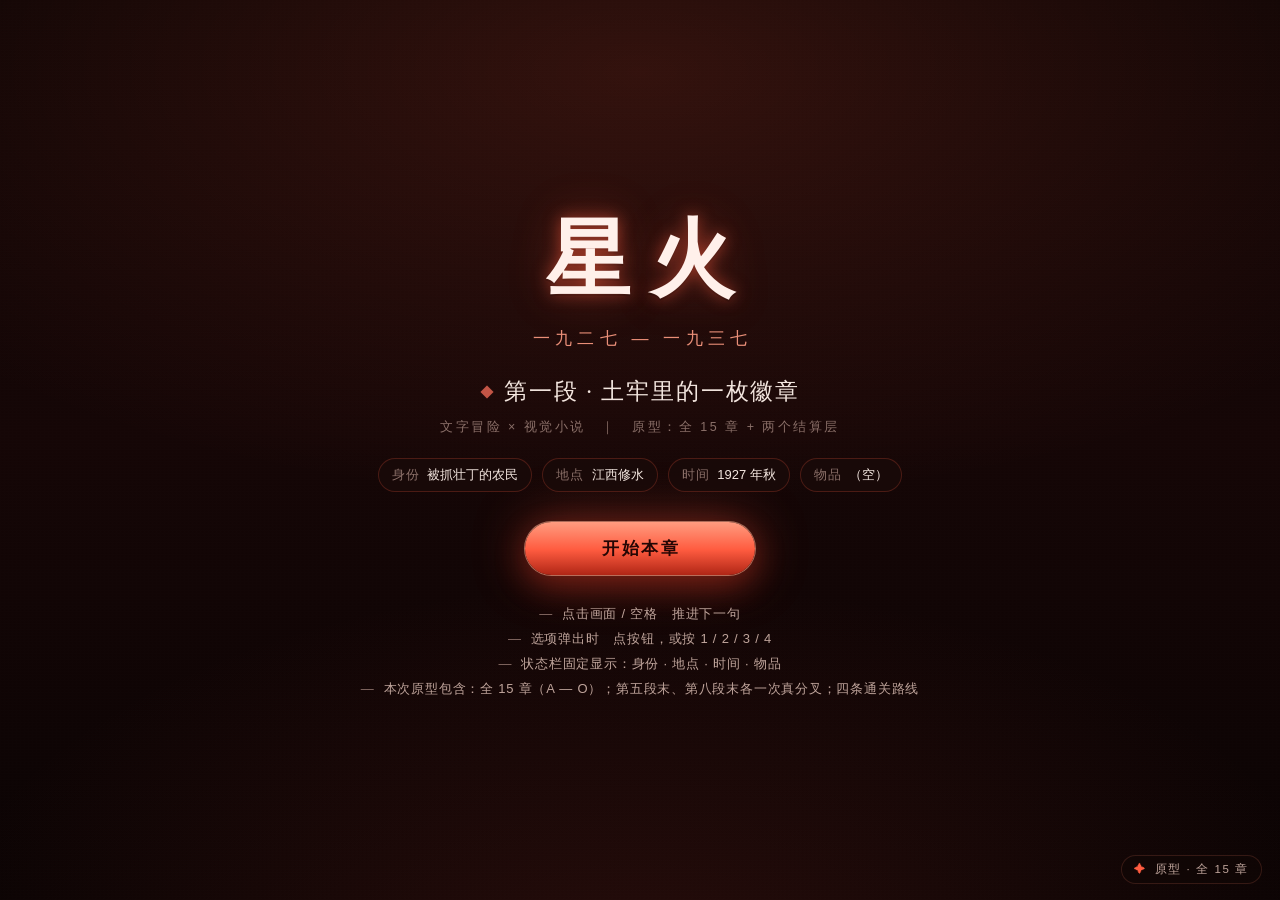
<file: index.html>
<!DOCTYPE html>
<html lang="zh-CN">
<head>
<meta charset="utf-8">
<meta name="viewport" content="width=device-width, initial-scale=1, viewport-fit=cover">
<title>星火 · 1927—1937 ｜ 全 15 章 · 两条线四个结局（原型）</title>
<link rel="stylesheet" href="style.css">
</head>
<body>
<div id="app">

  <!-- ========== 开场屏（版式参照图一：大标题 / 副标题 / 说明 / 发光主按钮） ========== -->
  <section class="screen screen-start is-active" id="screen-start">
    <div class="backdrop" aria-hidden="true"></div>
    <div class="start-inner">
      <h1 class="title">星火</h1>
      <p class="subtitle">一九二七 — 一九三七</p>
      <p class="chapter-line" id="start-chapter">第一段 · 土牢里的一枚徽章</p>
      <p class="kicker">文字冒险 × 视觉小说　｜　原型：全 15 章 + 两个结算层</p>

      <!-- 进入时状态（提示词包第六节：身份 / 地点 / 时间 / 物品） -->
      <dl class="start-meta" id="start-meta"></dl>

      <button class="primary-btn" id="btn-start" type="button">开始本章</button>

      <ul class="hints">
        <li>点击画面 / 空格　推进下一句</li>
        <li>选项弹出时　点按钮，或按 1 / 2 / 3 / 4</li>
        <li>状态栏固定显示：身份 · 地点 · 时间 · 物品</li>
        <li>本次原型包含：全 15 章（A — O）；第五段末、第八段末各一次真分叉；四条通关路线</li>
      </ul>
    </div>
    <div class="corner-badge">原型 · 全 15 章</div>
  </section>

  <!-- ========== 游戏屏（B：场景画面 + 半透明对话框 ；A：关键节点弹出选项） ========== -->
  <section class="screen screen-game" id="screen-game">
    <header id="topbar">
      <div class="topbar-left">
        <span class="chapter-title" id="chapter-title">—</span>
        <span class="node-label" id="node-label"></span>
      </div>
      <dl id="statusbar">
        <div class="stat"><dt>身份</dt><dd id="stat-identity">—</dd></div>
        <div class="stat"><dt>地点</dt><dd id="stat-location">—</dd></div>
        <div class="stat"><dt>时间</dt><dd id="stat-time">—</dd></div>
        <div class="stat stat-items"><dt>物品</dt><dd class="items" id="stat-items"></dd></div>
      </dl>
    </header>

    <div id="stage">
      <!-- 场景图槽位：一章一图（R1）。没有图就留空白，不显示提示词文字 -->
      <div class="stage-art" id="stage-art">
        <img id="scene-image" alt="场景图" hidden>
        <div class="stage-blank" id="stage-blank">
          <span class="blank-tag" id="blank-tag">IMG-01　待插入 img01.jpg</span>
        </div>
      </div>

      <!-- 立绘层：15 章均无立绘，为后续章节预留（不放任何东西） -->
      <div class="portrait-layer" id="portrait-layer" aria-hidden="true"></div>

      <!-- 章节过渡卡：飞入 → 停留 → 飞出 -->
      <div class="chapter-card" id="chapter-card" aria-hidden="true">
        <span class="cc-rule"></span>
        <h2 class="cc-title" id="cc-title"></h2>
        <span class="cc-sub" id="cc-sub"></span>
        <span class="cc-rule"></span>
      </div>

      <div class="dialog-layer" id="dialog-layer">
        <div class="choice-layer" id="choice-layer"></div>

        <div class="dialog-box" id="dialog-box">
          <div class="dialog-head">
            <span class="speaker" id="speaker">旁白</span>
            <span class="line-progress" id="line-progress"></span>
          </div>
          <p class="dialog-text" id="dialog-text"></p>
        </div>

        <div class="advance-layer" id="advance-layer"></div>
      </div>
    </div>

    <footer id="bottombar">
      <span class="hint-text" id="hint-text">点击画面 / 空格　推进</span>
      <div class="bottombar-right">
        <span class="flags-note">内部状态只写控制台，不上屏</span>
        <button class="ghost-btn" id="btn-restart" type="button">重新开始</button>
      </div>
    </footer>
  </section>

  <!-- ========== 兜底占位屏（正常流程走不到，保证任何情况下都没有死路 R2） ========== -->
  <section class="screen screen-placeholder" id="screen-placeholder">
    <div class="placeholder-inner">
      <p class="kicker" id="ph-kicker">待接入</p>
      <h2 class="ph-title" id="ph-title">下一段待接入</h2>
      <p class="ph-route" id="ph-route"></p>

      <div class="next-card">
        <div class="next-art"><span id="next-art">—</span></div>
        <div class="next-body">
          <h3 id="next-title">下一段</h3>
          <p id="next-note"></p>
        </div>
      </div>

      <div class="ph-actions">
        <button class="primary-btn" id="btn-again" type="button">从第一段重玩</button>
        <button class="ghost-btn" id="btn-home" type="button">回到开场</button>
      </div>
    </div>
  </section>

  <!-- ========== 结算层（提示词包第十二章；底图复用 IMG-14 / IMG-15） ========== -->
  <section class="screen screen-end" id="screen-end">
    <div class="end-inner">
      <p class="kicker" id="end-kicker">这一路 · 主力线</p>
      <h2 class="ph-title" id="end-title">一九二七 — 一九三七</h2>
      <p class="ph-route" id="end-sub"></p>

      <h3 class="block-title">时间轴</h3>
      <ol class="timeline" id="end-timeline"></ol>

      <h3 class="block-title">纪念物</h3>
      <div class="memento-row" id="end-mementos"></div>

      <div class="ph-actions" id="end-actions"></div>
    </div>

    <!-- 面板：查看本局走过的路 / 查看完整剧本 -->
    <div class="panel" id="end-panel">
      <div class="panel-head">
        <span class="panel-title" id="end-panel-title"></span>
        <button class="ghost-btn" id="end-panel-close" type="button">关闭</button>
      </div>
      <div class="panel-body" id="end-panel-body"></div>
    </div>
  </section>

</div>
<script src="main.js"></script>
</body>
</html>
</file>
<file: style.css>
/* ============================================================
   星火 · 1927—1937 ｜ 第 A 章原型
   style.css —— 只负责外观与动画，不含任何剧情数据。

   版式基线：图一（深色全屏舞台 / 大标题 / 药丸与卡片式按钮 / 发光主按钮）
   美术基线：图二（革命历史油画：厚涂笔触、土黄·青灰·暗红、胶片颗粒）
   配色要求：偏暗、土黄、灰蓝、暗红；压抑但有希望感（提示词包第四节）
   动画要求：飞入飞出；动画期间由 main.js 锁输入
   ============================================================ */

:root{
  /* ============================================================
     调色板（想换主题只改这一段；下面所有颜色都从这里取）
     当前主题：红　——　深红底 + 炽红高光，土黄点缀
     ============================================================ */

  /* 高亮色族（三原值 + 具体色） */
  --a-rgb: 255 92 64;            /* 主高亮：炽红 */
  --a-line-rgb: 255 130 100;     /* 线、边框 */
  --a-hi-rgb: 255 178 150;       /* 亮部、悬停 */
  --a-deep-rgb: 176 38 22;       /* 按钮暗端、辉光底 */
  --panel-rgb: 26 10 9;          /* 面板底（对话框、卡片） */
  --panel2-rgb: 18 7 6;          /* 面板底（更深一层） */

  --accent:#ff5c40;
  --accent-soft:#ff9d84;
  --accent-pale:#ffd6c9;
  --accent-tint:#ff9c80;
  --accent-deep:#b02616;
  --accent-title:#fff0ea;
  --accent-ink:#250604;          /* 亮按钮上的字色 */

  /* 底与面 */
  --bg-0:#0a0303;
  --bg-1:#150606;
  --bg-2:#1e0a08;
  --panel:rgb(var(--panel-rgb) / .78);
  --panel-solid:#1a0a09;

  /* 提示词包要求保留的土黄与暗红 */
  --gold:#d8b06a;
  --red:#7d1f16;
  --red-soft:#c25546;

  /* 文字（偏暖） */
  --text:#f3e6df;
  --text-dim:#bfa49b;
  --text-faint:#8a6f68;

  /* 旧变量名沿用，避免逐行改名 */
  --cyan:var(--accent);
  --cyan-soft:var(--accent-soft);
  --cyan-line:rgb(var(--a-rgb) / .22);
  --cyan-glow:rgb(var(--a-rgb) / .45);

  --radius:14px;
  --ease:cubic-bezier(.22,.61,.36,1);
}

*{box-sizing:border-box;}

html,body{height:100%;}
body{
  margin:0;
  background:var(--bg-0);
  color:var(--text);
  font-family:"PingFang SC","Hiragino Sans GB","Microsoft YaHei","Noto Sans CJK SC",sans-serif;
  -webkit-font-smoothing:antialiased;
  overflow:hidden;
}

#app{position:relative;width:100%;height:100%;}

/* ---------- 屏幕切换 ---------- */
.screen{
  position:absolute;inset:0;
  display:none;
  opacity:0;
}
.screen.is-active{
  display:flex;
  opacity:1;
  animation:screenIn .5s var(--ease) both;
}
@keyframes screenIn{from{opacity:0}to{opacity:1}}

/* ============================================================
   开场屏
   ============================================================ */
.screen-start{
  align-items:center;justify-content:center;
  padding:32px 24px;
  overflow:auto;
}

/* 背景：纯 CSS 的深色底 + 冷光辉 + 胶片颗粒，不需要任何图片资源 */
.backdrop{
  position:absolute;inset:0;
  background:
    radial-gradient(120% 80% at 50% 8%, rgb(var(--a-rgb) / .16), transparent 60%),
    radial-gradient(90% 70% at 50% 108%, rgba(168,55,44,.18), transparent 62%),
    linear-gradient(180deg,var(--bg-0) 0%,var(--bg-1) 48%,var(--bg-0) 100%);
}
.backdrop::after{
  content:"";position:absolute;inset:0;opacity:.5;
  background-image:
    repeating-linear-gradient(0deg, rgba(255,255,255,.028) 0 1px, transparent 1px 3px),
    repeating-linear-gradient(90deg, rgba(255,255,255,.02) 0 1px, transparent 1px 4px);
  mix-blend-mode:overlay;
}

.start-inner{
  position:relative;z-index:2;
  width:100%;max-width:760px;
  text-align:center;
  animation:riseIn .7s var(--ease) both;
}
@keyframes riseIn{from{opacity:0;transform:translateY(18px)}to{opacity:1;transform:none}}

.title{
  margin:0;
  font-family:"Songti SC","STSong","Noto Serif CJK SC",serif;
  font-size:clamp(46px,9vw,84px);
  font-weight:700;
  letter-spacing:.24em;
  text-indent:.24em;
  color:var(--accent-title);
  text-shadow:
    0 0 16px rgb(var(--a-rgb) / .55),
    0 0 46px rgb(var(--a-rgb) / .28),
    0 2px 0 rgba(0,0,0,.4);
  animation:titleGlow 5.5s ease-in-out infinite;
}
@keyframes titleGlow{
  0%,100%{text-shadow:0 0 16px rgb(var(--a-rgb) / .5),0 0 46px rgb(var(--a-rgb) / .24),0 2px 0 rgba(0,0,0,.4)}
  50%    {text-shadow:0 0 22px rgb(var(--a-rgb) / .72),0 0 62px rgb(var(--a-rgb) / .34),0 2px 0 rgba(0,0,0,.4)}
}

.subtitle{
  margin:10px 0 0;
  font-size:clamp(13px,1.9vw,17px);
  letter-spacing:.3em;text-indent:.3em;
  color:var(--cyan-soft);
  opacity:.9;
}

.chapter-line{
  margin:26px 0 0;
  font-family:"Songti SC","STSong","Noto Serif CJK SC",serif;
  font-size:clamp(17px,2.6vw,23px);
  letter-spacing:.08em;
  color:var(--text);
}
.chapter-line::before{
  content:"◆";
  display:inline-block;
  margin-right:.6em;
  font-size:.6em;
  color:var(--red-soft);
  transform:translateY(-.15em);
}

.kicker{
  margin:12px 0 0;
  font-size:12.5px;letter-spacing:.2em;
  color:var(--text-faint);
}

/* 进入时状态（身份/地点/时间/物品） */
.start-meta{
  display:flex;flex-wrap:wrap;justify-content:center;gap:8px 10px;
  margin:22px 0 0;padding:0;
}
.start-meta .meta{
  display:flex;align-items:baseline;gap:7px;
  padding:7px 13px;
  border:1px solid var(--cyan-line);
  border-radius:999px;
  background:rgb(var(--panel-rgb) / .8);
  font-size:13px;
}
.start-meta dt{color:var(--text-faint);letter-spacing:.1em;}
.start-meta dd{margin:0;color:var(--text);}

/* 主按钮：图一的发光药丸 */
.primary-btn{
  margin:30px auto 0;
  display:block;
  min-width:230px;
  padding:15px 40px;
  font-family:inherit;
  font-size:17px;font-weight:600;letter-spacing:.16em;text-indent:.16em;
  color:var(--accent-ink);
  background:linear-gradient(180deg,var(--accent-tint) 0%,var(--accent) 52%,var(--accent-deep) 100%);
  border:0;border-radius:999px;
  cursor:pointer;
  box-shadow:
    0 0 0 1px rgb(var(--a-hi-rgb) / .55),
    0 10px 30px rgb(var(--a-deep-rgb) / .45),
    0 0 54px rgb(var(--a-rgb) / .4);
  transition:transform .16s var(--ease), box-shadow .2s var(--ease), filter .16s;
  animation:btnPulse 2.6s ease-in-out infinite;
}
@keyframes btnPulse{
  0%,100%{box-shadow:0 0 0 1px rgb(var(--a-hi-rgb) / .5),0 10px 30px rgb(var(--a-deep-rgb) / .4),0 0 44px rgb(var(--a-rgb) / .32)}
  50%    {box-shadow:0 0 0 1px rgb(var(--a-hi-rgb) / .75),0 14px 34px rgb(var(--a-deep-rgb) / .5),0 0 72px rgb(var(--a-rgb) / .5)}
}
.primary-btn:hover{transform:translateY(-2px);filter:brightness(1.06);}
.primary-btn:active{transform:translateY(0) scale(.99);}
.primary-btn:focus-visible{outline:2px solid var(--accent-pale);outline-offset:3px;}

.hints{
  list-style:none;margin:30px 0 0;padding:0;
  display:flex;flex-direction:column;gap:7px;
  font-size:13px;color:var(--text-dim);letter-spacing:.06em;
}
.hints li::before{content:"—";margin-right:9px;color:var(--text-faint);}

.corner-badge{
  position:absolute;right:18px;bottom:16px;z-index:3;
  padding:6px 12px;
  font-size:11.5px;letter-spacing:.14em;
  color:var(--text-dim);
  border:1px solid rgb(var(--a-line-rgb) / .16);
  border-radius:999px;
  background:rgb(var(--panel2-rgb) / .6);
}
.corner-badge::before{content:"✦";margin-right:7px;color:var(--cyan);}

/* ============================================================
   游戏屏
   ============================================================ */
.screen-game{
  display:none;
  flex-direction:column;
  background:var(--bg-0);
}
.screen-game.is-active{display:flex;}

/* ---------- 顶栏 + 状态栏（角落常驻，不遮主画面） ---------- */
#topbar{
  flex:0 0 auto;
  display:flex;flex-wrap:wrap;align-items:center;gap:10px 18px;
  padding:10px 18px;
  background:linear-gradient(180deg,rgb(var(--panel-rgb) / .96),rgb(var(--panel-rgb) / .72));
  border-bottom:1px solid var(--cyan-line);
  backdrop-filter:blur(8px);
}
.topbar-left{display:flex;align-items:baseline;gap:10px;min-width:0;}
.chapter-title{
  font-family:"Songti SC","STSong","Noto Serif CJK SC",serif;
  font-size:15px;letter-spacing:.06em;color:var(--text);
  white-space:nowrap;
}
.chapter-title::before{content:"◆";margin-right:8px;font-size:.62em;color:var(--red-soft);}
.node-label{
  font-size:12px;letter-spacing:.1em;color:var(--text-faint);
  white-space:nowrap;overflow:hidden;text-overflow:ellipsis;
}
.node-label:not(:empty){padding-left:10px;border-left:1px solid rgb(var(--a-line-rgb) / .18);}

#statusbar{
  display:flex;flex-wrap:wrap;gap:6px 8px;margin:0 0 0 auto;padding:0;
}
.stat{
  display:flex;align-items:baseline;gap:6px;
  padding:5px 11px;
  border:1px solid rgb(var(--a-line-rgb) / .14);
  border-radius:999px;
  background:rgb(var(--panel-rgb) / .6);
  font-size:12px;
}
.stat dt{color:var(--text-faint);letter-spacing:.08em;font-size:11.5px;}
.stat dd{margin:0;color:var(--text);}
.stat-items .items{display:flex;flex-wrap:wrap;gap:6px;}
.items-empty{color:var(--text-faint);font-style:normal;}

/* 物品入栏：从对话框方向飞进状态栏 + 一圈冷光闪 */
.item-chip{
  display:inline-block;
  padding:1px 8px;
  border:1px solid rgba(200,168,106,.5);
  border-radius:999px;
  background:rgba(200,168,106,.12);
  color:#efdfba;
  font-size:11.5px;letter-spacing:.06em;
}
.item-chip.is-new{
  animation:itemFlyIn .62s var(--ease) both,
            itemFlash 1.05s ease-out .3s 1;
}
@keyframes itemFlyIn{
  from{opacity:0;transform:translateY(26px) scale(.7)}
  60% {opacity:1;transform:translateY(-3px) scale(1.06)}
  to  {opacity:1;transform:none}
}
@keyframes itemFlash{
  0%  {box-shadow:0 0 0 0 rgba(200,168,106,.75)}
  100%{box-shadow:0 0 0 14px rgba(200,168,106,0)}
}

/* ---------- 舞台 ---------- */
#stage{
  position:relative;
  flex:1 1 auto;
  min-height:0;
  display:flex;align-items:center;justify-content:center;
  padding:14px 18px 0;
  cursor:pointer;
}
#stage.is-locked{cursor:default;}

.stage-art{
  position:relative;
  width:100%;height:100%;
  max-width:1360px;
  border-radius:var(--radius);
  overflow:hidden;
  border:1px solid rgb(var(--a-line-rgb) / .16);
  background:var(--bg-0);
  box-shadow:0 24px 70px rgba(0,0,0,.6), inset 0 0 90px rgba(0,0,0,.6);
}

/* 场景图：一章一图，飞入淡入 + 极轻推近 */
#scene-image{
  display:block;width:100%;height:100%;
  object-fit:cover;
  animation:sceneIn 1.1s var(--ease) both;
}
@keyframes sceneIn{
  from{opacity:0;transform:scale(1.05)}
  to  {opacity:1;transform:scale(1)}
}

/* 没有图时的空白占位：不放提示词文字，只留一行极淡的角标 */
.stage-blank{
  position:absolute;inset:0;
  display:flex;align-items:center;justify-content:center;
  background:
    radial-gradient(110% 80% at 50% 0%, rgb(var(--a-rgb) / .07), transparent 60%),
    radial-gradient(90% 70% at 50% 100%, rgba(168,55,44,.09), transparent 62%),
    linear-gradient(180deg,var(--bg-1),var(--bg-0));
}
.stage-blank::after{
  content:"";position:absolute;inset:0;opacity:.45;
  background-image:
    repeating-linear-gradient(0deg, rgba(255,255,255,.024) 0 1px, transparent 1px 3px),
    repeating-linear-gradient(90deg, rgba(255,255,255,.018) 0 1px, transparent 1px 4px);
  mix-blend-mode:overlay;
}
.blank-tag{
  position:relative;z-index:2;
  font-size:12px;letter-spacing:.18em;
  color:rgba(154,167,184,.5);
  padding:8px 16px;
  border:1px dashed rgb(var(--a-line-rgb) / .16);
  border-radius:999px;
}

.portrait-layer{position:absolute;inset:0;pointer-events:none;}

/* ---------- 对话框层 ---------- */
.dialog-layer{
  position:absolute;left:0;right:0;bottom:0;
  padding:0 18px 18px;
  display:flex;flex-direction:column;gap:12px;
  pointer-events:none;
}
.dialog-layer > *{pointer-events:auto;}

/* 半透明对话框 */
.dialog-box{
  position:relative;
  padding:14px 20px 17px;
  border-radius:var(--radius);
  border:1px solid rgb(var(--a-line-rgb) / .2);
  border-top:1px solid rgba(200,168,106,.35);
  background:var(--panel);
  backdrop-filter:blur(12px) saturate(120%);
  box-shadow:0 20px 50px rgba(0,0,0,.55), inset 0 1px 0 rgba(255,255,255,.05);
  transform-origin:50% 100%;
}
.dialog-box.is-entering{animation:boxIn .42s var(--ease) both;}
@keyframes boxIn{
  from{opacity:0;transform:translateY(30px) scale(.985)}
  to  {opacity:1;transform:none}
}
/* 飞入飞出：换句时整块先飞出，再飞入 */
.dialog-box.is-leaving{animation:boxOut .19s ease-in both;}
@keyframes boxOut{
  from{opacity:1;transform:none}
  to  {opacity:0;transform:translateY(-16px) scale(.99)}
}
.dialog-head{
  display:flex;align-items:center;justify-content:space-between;gap:12px;
  margin-bottom:7px;
}
.speaker{
  padding:2px 10px;
  font-size:11.5px;letter-spacing:.2em;
  color:var(--accent-chip, var(--accent-soft));
  border:1px solid rgb(var(--a-rgb) / .35);
  border-radius:999px;
  background:rgb(var(--a-rgb) / .09);
}
.line-progress{font-size:11px;letter-spacing:.14em;color:var(--text-faint);}

.dialog-text{
  margin:0;
  font-family:"Songti SC","STSong","Noto Serif CJK SC",serif;
  font-size:clamp(15px,2.05vw,19.5px);
  line-height:1.95;
  letter-spacing:.02em;
  color:#f0ebdf;
  text-shadow:0 1px 2px rgba(0,0,0,.5);
}

/* 选项：图一的卡片样式 + 错峰飞入 */
.choice-layer{
  display:grid;
  grid-template-columns:repeat(auto-fit,minmax(210px,1fr));
  gap:11px;
}
.choice-layer:empty{display:none;}

.choice-card{
  position:relative;
  text-align:left;
  padding:15px 17px 16px;
  font-family:inherit;
  font-size:15.5px;line-height:1.6;
  color:var(--text);
  border:1px solid rgb(var(--a-line-rgb) / .24);
  border-radius:var(--radius);
  background:linear-gradient(180deg,rgb(var(--panel-rgb) / .95),rgb(var(--panel2-rgb) / .95));
  box-shadow:0 12px 30px rgba(0,0,0,.45), inset 0 1px 0 rgba(255,255,255,.05);
  cursor:pointer;
  overflow:hidden;
  animation:cardIn .5s var(--ease) both;
  animation-delay:var(--delay,0ms);
  transition:transform .18s var(--ease), border-color .18s, box-shadow .2s, background .2s;
}
@keyframes cardIn{
  from{opacity:0;transform:translateY(34px) scale(.96)}
  to  {opacity:1;transform:none}
}
.choice-card::after{ /* 冷光扫过 */
  content:"";position:absolute;top:0;left:-40%;width:40%;height:100%;
  background:linear-gradient(100deg,transparent,rgb(var(--a-hi-rgb) / .14),transparent);
  transform:skewX(-16deg);
  transition:left .5s var(--ease);
}
.choice-card:hover{
  transform:translateY(-3px);
  border-color:rgb(var(--a-hi-rgb) / .62);
  background:linear-gradient(180deg,rgb(var(--a-deep-rgb) / .55),rgb(var(--panel-rgb) / .96));
  box-shadow:0 18px 40px rgba(0,0,0,.5), 0 0 34px rgb(var(--a-rgb) / .24), inset 0 1px 0 rgba(255,255,255,.08);
}
.choice-card:hover::after{left:120%;}
.choice-card:focus-visible{outline:2px solid var(--cyan);outline-offset:3px;}
.choice-card .idx{
  display:inline-block;min-width:19px;margin-right:9px;
  color:var(--cyan);font-weight:700;font-size:13px;
}
.choice-card .label{position:relative;z-index:2;}

/* 选中：整张卡飞出 */
.choice-card.is-picked{
  animation:cardOut .34s var(--ease) both;
  pointer-events:none;
}
.choice-card.is-fading{animation:cardFade .26s ease-in both;pointer-events:none;}
@keyframes cardOut{
  from{opacity:1;transform:none;border-color:rgb(var(--a-hi-rgb) / .62)}
  45% {opacity:1;transform:translateY(-6px) scale(1.02);box-shadow:0 0 40px rgb(var(--a-rgb) / .45)}
  to  {opacity:0;transform:translateY(-30px) scale(.94)}
}
@keyframes cardFade{
  from{opacity:1;transform:none}
  to  {opacity:0;transform:translateY(14px) scale(.98)}
}

/* 推进按钮层 */
.advance-layer{display:flex;justify-content:center;}
.advance-layer:empty{display:none;}
.advance-btn{
  min-width:250px;
  padding:14px 34px;
  font-family:inherit;font-size:16.5px;font-weight:600;letter-spacing:.16em;text-indent:.16em;
  color:var(--accent-ink);
  border:0;border-radius:999px;
  background:linear-gradient(180deg,var(--accent-tint) 0%,var(--accent) 52%,var(--accent-deep) 100%);
  box-shadow:0 0 0 1px rgb(var(--a-hi-rgb) / .5), 0 10px 26px rgb(var(--a-deep-rgb) / .4), 0 0 44px rgb(var(--a-rgb) / .32);
  cursor:pointer;
  animation:advanceIn .55s var(--ease) both, btnPulse 2.6s ease-in-out infinite 1s;
}
.advance-btn:hover{filter:brightness(1.06);transform:translateY(-2px);}
.advance-btn:focus-visible{outline:2px solid var(--accent-pale);outline-offset:3px;}
@keyframes advanceIn{
  from{opacity:0;transform:translateY(26px) scale(.95)}
  to  {opacity:1;transform:none}
}

/* 章节末：整屏淡出 */
#stage.is-ending .stage-art{animation:stageOut .6s ease-in both;}
@keyframes stageOut{from{opacity:1}to{opacity:0;transform:scale(.98)}}

/* ---------- 底栏 ---------- */
#bottombar{
  flex:0 0 auto;
  display:flex;align-items:center;justify-content:space-between;gap:12px;
  padding:9px 20px 12px;
  font-size:12px;color:var(--text-faint);
}
.bottombar-right{display:flex;align-items:center;gap:12px;}
.flags-note{color:rgba(108,120,137,.75);letter-spacing:.06em;}
.ghost-btn{
  padding:7px 15px;
  font-family:inherit;font-size:12.5px;letter-spacing:.08em;
  color:var(--text-dim);
  background:transparent;
  border:1px solid rgb(var(--a-line-rgb) / .2);
  border-radius:999px;
  cursor:pointer;
  transition:color .16s, border-color .16s, background .16s;
}
.ghost-btn:hover{color:var(--text);border-color:rgb(var(--a-hi-rgb) / .5);background:rgb(var(--a-rgb) / .08);}

/* ============================================================
   章节结束占位屏
   ============================================================ */
.screen-placeholder{
  align-items:center;justify-content:center;
  padding:34px 24px;
  background:
    radial-gradient(110% 80% at 50% 0%, rgb(var(--a-rgb) / .12), transparent 60%),
    radial-gradient(90% 70% at 50% 110%, rgba(168,55,44,.16), transparent 62%),
    linear-gradient(180deg,var(--bg-0),var(--bg-0));
  overflow:auto;
}
.placeholder-inner{
  position:relative;z-index:2;
  width:100%;max-width:720px;text-align:center;
  animation:riseIn .6s var(--ease) both;
}
.ph-title{
  margin:10px 0 6px;
  font-family:"Songti SC","STSong","Noto Serif CJK SC",serif;
  font-size:clamp(24px,4vw,34px);letter-spacing:.1em;
  color:var(--accent-title);
  text-shadow:0 0 20px rgb(var(--a-rgb) / .35);
}
.ph-route{margin:0;font-size:12.5px;letter-spacing:.1em;color:var(--text-faint);}

.next-card{
  margin:26px 0 0;
  display:flex;gap:16px;align-items:stretch;
  padding:14px;
  text-align:left;
  border:1px solid var(--cyan-line);
  border-radius:var(--radius);
  background:linear-gradient(180deg,rgba(17,28,46,.85),rgb(var(--panel-rgb) / .85));
  box-shadow:0 18px 44px rgba(0,0,0,.5);
}
.next-art{
  flex:0 0 220px;
  display:flex;align-items:center;justify-content:center;
  min-height:118px;
  border:1px dashed rgb(var(--a-line-rgb) / .2);
  border-radius:10px;
  background:linear-gradient(180deg,var(--bg-1),var(--bg-0));
}
.next-art span{font-size:11.5px;letter-spacing:.14em;color:rgba(154,167,184,.55);}
.next-body h3{
  margin:6px 0 8px;
  font-family:"Songti SC","STSong","Noto Serif CJK SC",serif;
  font-size:18px;letter-spacing:.06em;color:var(--text);
}
.next-body p{margin:0;font-size:13.5px;line-height:1.8;color:var(--text-dim);}

.ph-actions{display:flex;justify-content:center;gap:14px;margin-top:26px;flex-wrap:wrap;}
.ph-actions .primary-btn{margin:0;min-width:190px;}

/* ============================================================
   章节过渡卡（进入每一章时飞入／飞出，内容是本章进入时状态）
   ============================================================ */
.chapter-card{
  position:absolute;inset:0;z-index:5;
  display:flex;flex-direction:column;align-items:center;justify-content:center;gap:14px;
  padding:0 28px;text-align:center;
  background:
    radial-gradient(70% 55% at 50% 50%, rgb(var(--panel2-rgb) / .86), rgba(4,6,11,.96));
  backdrop-filter:blur(4px);
  opacity:0;pointer-events:none;
}
.chapter-card.is-on{animation:ccIn .62s var(--ease) both;}
.chapter-card.is-off{animation:ccOut .46s ease-in both;}
@keyframes ccIn{
  from{opacity:0;transform:scale(1.03)}
  to  {opacity:1;transform:none}
}
@keyframes ccOut{
  from{opacity:1;transform:none}
  to  {opacity:0;transform:scale(1.012)}
}
.cc-rule{
  width:min(320px,60%);
  height:1px;
  background:linear-gradient(90deg,transparent,rgb(var(--a-line-rgb) / .55),transparent);
}
.cc-title{
  margin:0;
  font-family:"Songti SC","STSong","Noto Serif CJK SC",serif;
  font-size:clamp(21px,3.2vw,34px);
  letter-spacing:.14em;text-indent:.14em;
  color:var(--accent-title);
  text-shadow:0 0 20px rgb(var(--a-rgb) / .45), 0 0 54px rgb(var(--a-rgb) / .22);
}
.cc-sub{
  font-size:12.5px;letter-spacing:.14em;
  color:var(--text-dim);
}

/* ============================================================
   结算层（时间轴 / 纪念物 / 面板）
   ============================================================ */
.screen-end{
  display:none;
  align-items:flex-start;justify-content:center;
  padding:34px 24px 46px;
  background:
    radial-gradient(110% 80% at 50% 0%, rgb(var(--a-rgb) / .12), transparent 60%),
    radial-gradient(90% 70% at 50% 110%, rgba(168,55,44,.16), transparent 62%),
    linear-gradient(180deg,var(--bg-0),var(--bg-0));
  overflow:auto;
}
.screen-end.is-active{display:flex;}
.end-inner{
  position:relative;z-index:2;
  width:100%;max-width:760px;text-align:center;
  animation:riseIn .6s var(--ease) both;
}
.block-title{
  margin:26px 0 12px;
  font-size:12.5px;font-weight:600;letter-spacing:.24em;text-indent:.24em;
  color:var(--cyan-soft);opacity:.85;
}
.block-title::before,.block-title::after{content:"—";margin:0 10px;color:var(--text-faint);}

.timeline{
  list-style:none;margin:0 auto;padding:0;max-width:640px;
  text-align:left;
}
.timeline li{
  position:relative;
  margin:0 0 9px;padding:9px 14px 9px 34px;
  border:1px solid rgb(var(--a-line-rgb) / .14);
  border-radius:10px;
  background:rgb(var(--panel-rgb) / .55);
  font-size:13.5px;line-height:1.7;color:var(--text);
  animation:timelineIn .5s var(--ease) both;
}
.timeline li::before{
  content:"";position:absolute;left:12px;top:16px;
  width:7px;height:7px;border-radius:50%;
  background:var(--cyan);box-shadow:0 0 10px var(--cyan-glow);
}
.timeline li.is-open{color:var(--text-faint);border-style:dashed;}
.timeline li:nth-child(1){animation-delay:0ms}
.timeline li:nth-child(2){animation-delay:60ms}
.timeline li:nth-child(3){animation-delay:120ms}
.timeline li:nth-child(4){animation-delay:180ms}
.timeline li:nth-child(5){animation-delay:240ms}
.timeline li:nth-child(6){animation-delay:300ms}
.timeline li:nth-child(7){animation-delay:360ms}
.timeline li:nth-child(8){animation-delay:420ms}
@keyframes timelineIn{from{opacity:0;transform:translateY(14px)}to{opacity:1;transform:none}}

.memento-row{
  display:grid;grid-template-columns:repeat(auto-fit,minmax(200px,1fr));gap:12px;
  max-width:700px;margin:0 auto;
}
.memento{
  position:relative;
  display:flex;flex-direction:column;align-items:center;gap:9px;
  padding:18px 14px 16px;
  border:1px solid rgba(200,168,106,.4);
  border-radius:var(--radius);
  background:linear-gradient(180deg,rgb(var(--a-deep-rgb) / .45),rgb(var(--panel2-rgb) / .9));
  box-shadow:0 14px 34px rgba(0,0,0,.45), inset 0 1px 0 rgba(255,255,255,.05);
  animation:cardIn .5s var(--ease) both;
}
.memento.is-empty{border-style:dashed;border-color:rgba(154,167,184,.28);background:rgb(var(--panel2-rgb) / .8);}
.memento-mark{
  width:34px;height:34px;border-radius:50%;
  border:1px solid rgba(200,168,106,.75);
  background:radial-gradient(circle at 34% 30%, rgba(232,205,140,.9), rgba(138,110,50,.75) 62%, rgba(60,48,24,.9));
  box-shadow:0 0 18px rgba(200,168,106,.35);
}
.memento.is-empty .memento-mark{
  border-style:dashed;border-color:rgba(154,167,184,.35);background:transparent;box-shadow:none;
}
.memento-name{font-size:15px;letter-spacing:.06em;color:#efdfba;}
.memento.is-empty .memento-name{color:var(--text-faint);}
.memento-note{font-size:11.5px;line-height:1.6;color:var(--text-dim);text-align:center;}
.memento.is-empty .memento-note{color:var(--text-faint);}

/* 面板：走过的路 / 完整剧本 */
.panel{
  position:absolute;inset:0;z-index:8;
  display:none;flex-direction:column;
  background:rgba(4,7,12,.94);
  backdrop-filter:blur(6px);
}
.panel.is-open{display:flex;animation:screenIn .28s var(--ease) both;}
.panel-head{
  flex:0 0 auto;display:flex;align-items:center;justify-content:space-between;gap:12px;
  padding:14px 20px;border-bottom:1px solid var(--cyan-line);
  background:rgb(var(--panel-rgb) / .9);
}
.panel-title{font-size:14px;letter-spacing:.12em;color:var(--cyan-soft);}
.panel-body{
  flex:1 1 auto;overflow:auto;
  padding:20px 24px 40px;text-align:left;
  max-width:860px;width:100%;margin:0 auto;
}
.panel-body h4{
  margin:22px 0 8px;padding-bottom:7px;
  font-family:"Songti SC","STSong","Noto Serif CJK SC",serif;
  font-size:16px;letter-spacing:.06em;color:var(--cyan-soft);
  border-bottom:1px solid rgb(var(--a-line-rgb) / .18);
}
.panel-body h4:first-child{margin-top:0;}
.script-meta{margin:0 0 10px;font-size:11.5px;letter-spacing:.08em;color:var(--text-faint);}
.script-node{margin:14px 0 6px;font-size:13px;letter-spacing:.06em;color:#efdfba;}
.script-line{
  margin:0 0 7px;
  font-family:"Songti SC","STSong","Noto Serif CJK SC",serif;
  font-size:14px;line-height:1.85;color:var(--text);
}
.script-cond{color:var(--text-dim);font-size:13px;}
.script-choice{
  margin:6px 0 7px;padding-left:12px;
  font-size:13px;line-height:1.75;color:var(--text-dim);
  border-left:2px solid rgb(var(--a-line-rgb) / .28);
}
.panel-line{margin:0 0 9px;font-size:14px;line-height:1.8;color:var(--text);}

/* ============================================================
   窄屏适配
   ============================================================ */
@media (max-width:820px){
  #topbar{gap:8px 12px;padding:9px 12px;}
  #statusbar{margin-left:0;width:100%;}
  #stage{padding:10px 10px 0;}
  .dialog-layer{padding:0 10px 10px;}
  .dialog-box{padding:12px 14px 14px;}
  .next-card{flex-direction:column;}
  .next-art{flex:0 0 auto;}
  .flags-note{display:none;}
}

/* 用户系统级"减少动态效果"：关掉所有装饰动画，只保留状态切换 */
@media (prefers-reduced-motion:reduce){
  *{animation-duration:.001ms !important;animation-iteration-count:1 !important;transition-duration:.001ms !important;}
}
</file>
